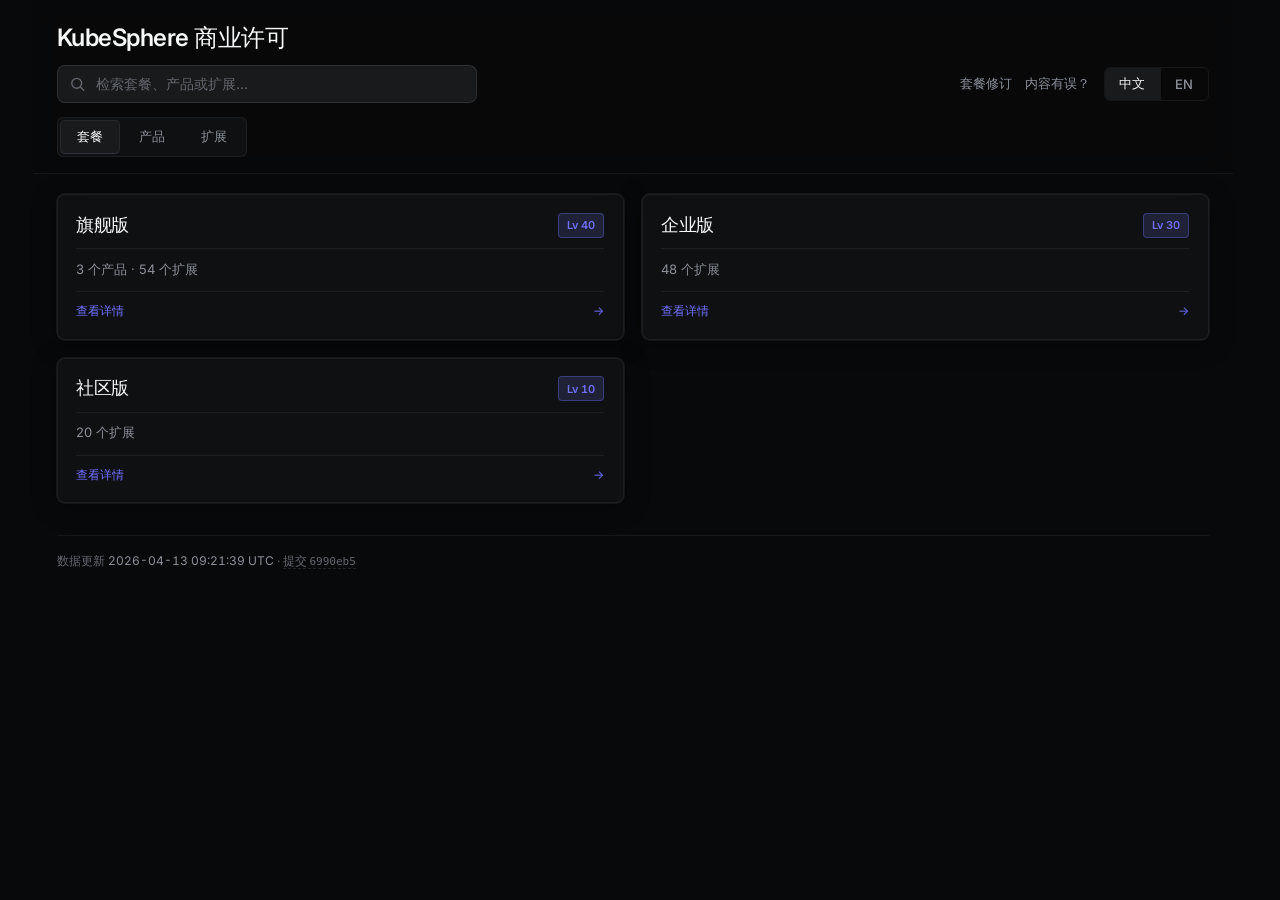
<file: index.html>
<!DOCTYPE html>
<html lang="zh-CN">
  <head>
    <meta charset="utf-8" />
    <meta name="viewport" content="width=device-width, initial-scale=1" />
    <title id="doc-title">KubeSphere 商业许可</title>
    <link rel="preconnect" href="https://fonts.googleapis.com" />
    <link rel="preconnect" href="https://fonts.gstatic.com" crossorigin />
    <link
      href="https://fonts.googleapis.com/css2?family=Inter:wght@400;510;590&display=swap"
      rel="stylesheet"
    />
    <link rel="stylesheet" href="styles.css" />
  </head>
  <body>
    <header class="header" id="site-header">
      <div id="a11y-announcer" class="visually-hidden" aria-live="polite" aria-atomic="true"></div>
      <h1 id="page-heading">KubeSphere 商业许可</h1>
      <div class="toolbar">
        <div class="toolbar-row toolbar-row--split">
          <div class="search-field" role="search">
            <svg
              class="search-field__icon"
              xmlns="http://www.w3.org/2000/svg"
              width="18"
              height="18"
              viewBox="0 0 24 24"
              fill="none"
              stroke="currentColor"
              stroke-width="2"
              stroke-linecap="round"
              stroke-linejoin="round"
              aria-hidden="true"
            >
              <circle cx="11" cy="11" r="7" />
              <path d="m21 21-4.35-4.35" />
            </svg>
            <input
              type="search"
              id="filter"
              placeholder=""
              autocomplete="off"
              class="search-input"
              inputmode="search"
              enterkeyhint="search"
            />
          </div>
          <div class="toolbar-secondary">
            <div class="toolbar-trailing">
              <a
                class="toolbar-propose-link"
                href="propose.html"
                >套餐修订</a>
              <a
                id="license-issue-link"
                class="toolbar-issue-link"
                href="#"
                target="_blank"
                rel="noopener noreferrer"
              >
                <span class="toolbar-issue-link__text" aria-hidden="true"></span>
                <svg
                  class="toolbar-issue-link__icon"
                  xmlns="http://www.w3.org/2000/svg"
                  width="20"
                  height="20"
                  viewBox="0 0 24 24"
                  fill="none"
                  stroke="currentColor"
                  stroke-width="2"
                  stroke-linecap="round"
                  stroke-linejoin="round"
                  aria-hidden="true"
                >
                  <path
                    d="M21 15a4 4 0 0 1-4 4H8l-5 3V7a4 4 0 0 1 4-4h10a4 4 0 0 1 4 4z"
                  />
                  <path d="M12 7v4" />
                  <path d="M12 15h.01" />
                </svg>
              </a>
              <div class="locale-switch" id="locale-switch" role="group" aria-label="Language">
                <div class="locale-switch__segments">
                  <button type="button" class="locale-btn" data-locale="zh" aria-pressed="false">
                    中文
                  </button>
                  <button type="button" class="locale-btn" data-locale="en" aria-pressed="false">
                    EN
                  </button>
                </div>
                <button type="button" class="locale-toggle-compact" id="locale-toggle-compact"></button>
              </div>
            </div>
          </div>
        </div>
        <nav class="tabs" id="tabs" role="tablist" aria-orientation="horizontal">
          <button
            type="button"
            id="tab-bundles"
            class="tab active"
            data-tab="bundles"
            data-i18n-tab="bundles"
            role="tab"
            aria-selected="true"
            aria-controls="panel-bundles"
          ></button>
          <button
            type="button"
            id="tab-products"
            class="tab"
            data-tab="products"
            data-i18n-tab="products"
            role="tab"
            aria-selected="false"
            aria-controls="panel-products"
          ></button>
          <button
            type="button"
            id="tab-extensions"
            class="tab"
            data-tab="extensions"
            data-i18n-tab="extensions"
            role="tab"
            aria-selected="false"
            aria-controls="panel-extensions"
          ></button>
        </nav>
      </div>
    </header>

    <main>
      <section id="panel-bundles" class="panel active" role="tabpanel" aria-labelledby="tab-bundles">
        <div id="bundle-list-wrap">
          <div id="grid-bundles" class="catalog-grid catalog-grid--bundles"></div>
          <div id="empty-filter-bundles" class="catalog-empty-state" hidden role="status"></div>
        </div>
        <div id="bundle-detail-wrap" class="entity-detail-wrap bundle-detail-wrap" hidden>
          <div id="bundle-detail-root"></div>
        </div>
        <div id="bundle-compare-wrap" class="entity-detail-wrap bundle-detail-wrap bundle-compare-wrap" hidden>
          <div id="bundle-compare-root"></div>
        </div>
      </section>
      <section id="panel-products" class="panel" role="tabpanel" aria-labelledby="tab-products" hidden>
        <div id="product-list-wrap">
          <div id="grid-products" class="catalog-grid catalog-grid--products"></div>
          <div id="empty-filter-products" class="catalog-empty-state" hidden role="status"></div>
        </div>
        <div id="product-detail-wrap" class="entity-detail-wrap" hidden>
          <div id="product-detail-root"></div>
        </div>
      </section>
      <section id="panel-extensions" class="panel" role="tabpanel" aria-labelledby="tab-extensions" hidden>
        <div id="extension-list-wrap">
          <div class="table-shell">
            <table class="ext-table">
              <thead>
                <tr>
                  <th class="col-id" data-i18n-th="id">id</th>
                  <th data-i18n-th="name">名称</th>
                  <th class="col-category" data-i18n-th="extCategory">分类</th>
                  <th class="col-github" data-i18n-th="extGithub" scope="col">GitHub</th>
                  <th class="col-version" data-i18n-th="extVersion">版本</th>
                  <th class="col-env" data-i18n-th="extEnv">环境要求</th>
                </tr>
              </thead>
              <tbody id="tbody-extensions"></tbody>
            </table>
          </div>
          <div id="empty-filter-extensions" class="catalog-empty-state" hidden role="status"></div>
        </div>
        <div id="extension-detail-wrap" class="entity-detail-wrap" hidden>
          <div id="extension-detail-root"></div>
        </div>
      </section>

      <div id="bundle-compare-drawer" class="bundle-compare-drawer" hidden aria-hidden="true">
        <div class="bundle-compare-drawer__backdrop" aria-hidden="true"></div>
        <div
          class="bundle-compare-drawer__sheet"
          role="dialog"
          aria-modal="true"
          aria-labelledby="bundle-compare-drawer-title"
        >
          <div class="bundle-compare-drawer__handle" aria-hidden="true"></div>
          <header class="bundle-compare-drawer__head">
            <h2 id="bundle-compare-drawer-title" class="bundle-compare-drawer__title"></h2>
            <button
              type="button"
              id="bundle-compare-drawer-close"
              class="bundle-compare-drawer__close"
              aria-label="Close"
            >
              ×
            </button>
          </header>
          <p id="bundle-compare-drawer-hint" class="bundle-compare-drawer__hint"></p>
          <div class="bundle-compare-drawer__search">
            <input
              type="search"
              id="bundle-compare-drawer-filter"
              class="bundle-compare-drawer__input search-input"
              autocomplete="off"
            />
          </div>
          <ul id="bundle-compare-drawer-list" class="bundle-compare-drawer__list"></ul>
          <p id="bundle-compare-drawer-empty" class="bundle-compare-drawer__empty" hidden></p>
        </div>
      </div>

      <footer class="site-meta" id="site-meta">
        <p id="build-meta" class="meta meta--footer" role="status" aria-live="polite">加载中…</p>
      </footer>
    </main>

    <script src="catalog.js"></script>
  </body>
</html>
</file>
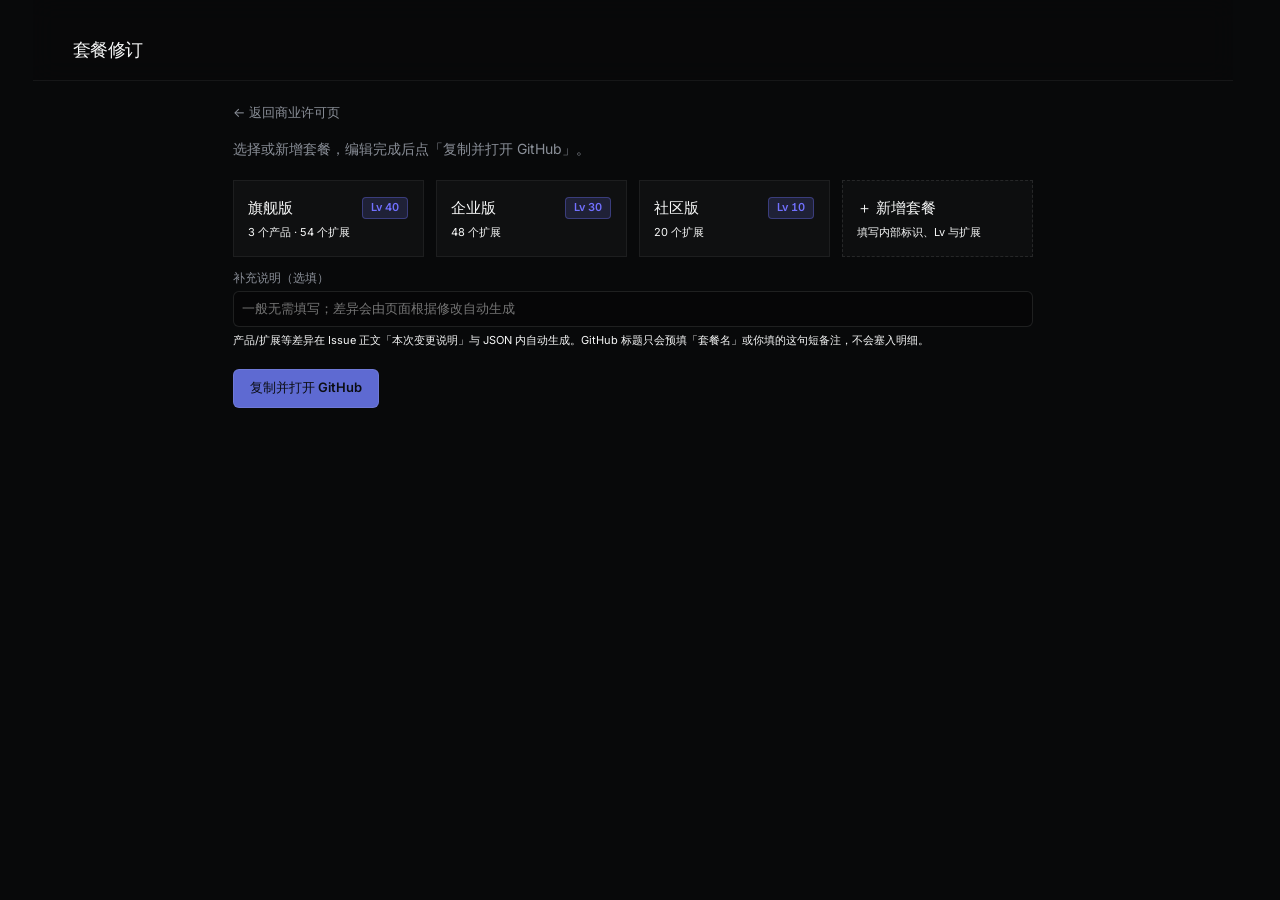
<file: propose.html>
<!DOCTYPE html>
<html lang="zh-CN">
  <head>
    <meta charset="utf-8" />
    <meta name="viewport" content="width=device-width, initial-scale=1" />
    <title>套餐修订 · KubeSphere 商业许可</title>
    <link rel="preconnect" href="https://fonts.googleapis.com" />
    <link rel="preconnect" href="https://fonts.gstatic.com" crossorigin />
    <link
      href="https://fonts.googleapis.com/css2?family=Inter:wght@400;510;590&display=swap"
      rel="stylesheet"
    />
    <link rel="stylesheet" href="styles.css" />
    <style>
      .propose-page {
        max-width: 52rem;
        margin: 0 auto;
        padding: 1.25rem 1rem 3rem;
      }
      .propose-page__back {
        display: inline-block;
        margin-bottom: 1rem;
        font-size: 13px;
        color: var(--text-secondary);
        text-decoration: none;
      }
      .propose-page__back:hover {
        color: var(--accent-bright);
        text-decoration: underline;
      }
      .propose-page__lead {
        color: var(--text-secondary);
        font-size: 14px;
        line-height: 1.55;
        margin: 0 0 1.25rem;
      }
      .propose-picker {
        display: grid;
        gap: 0.75rem;
        grid-template-columns: repeat(auto-fill, minmax(11rem, 1fr));
        margin-bottom: 0.75rem;
      }
      .propose-picker__card {
        text-align: left;
        padding: 1rem 0.9rem;
        border-radius: var(--radius-md);
        border: 1px solid var(--border-subtle);
        background: var(--panel);
        color: var(--text-primary);
        font: inherit;
        cursor: pointer;
        transition: border-color 0.12s ease, background 0.12s ease;
      }
      .propose-picker__card:hover {
        border-color: var(--border-standard);
        background: rgba(255, 255, 255, 0.04);
      }
      .propose-picker__card:focus-visible {
        outline: 2px solid var(--accent-bright);
        outline-offset: 2px;
      }
      .propose-picker__title-row {
        display: flex;
        align-items: baseline;
        justify-content: space-between;
        gap: 0.5rem 0.75rem;
        margin-bottom: 0.35rem;
      }
      .propose-picker__title-row .propose-picker__title {
        margin-bottom: 0;
      }
      .propose-picker__title {
        display: block;
        flex: 1 1 auto;
        min-width: 0;
        font-size: 15px;
        font-weight: 590;
        margin-bottom: 0.35rem;
      }
      .propose-picker__level.badge {
        align-self: center;
        line-height: 1.25;
      }
      .propose-picker__meta {
        display: block;
        font-size: 11px;
        color: var(--text-muted);
        line-height: 1.4;
      }
      .propose-picker__badge {
        display: inline-block;
        margin-top: 0.45rem;
        font-size: 10px;
        font-weight: 590;
        padding: 0.15rem 0.4rem;
        border-radius: var(--radius-sm);
        background: rgba(99, 102, 241, 0.2);
        color: var(--accent-bright);
      }
      .propose-picker__card--selected {
        border-color: var(--accent-bright);
        background: rgba(99, 102, 241, 0.12);
        box-shadow: 0 0 0 1px rgba(99, 102, 241, 0.35);
      }
      .propose-picker__card--selected:hover {
        border-color: var(--accent-bright);
        background: rgba(99, 102, 241, 0.16);
      }
      .propose-editor {
        border: 1px solid var(--border-subtle);
        border-radius: var(--radius-md);
        background: var(--panel);
        padding: 1rem 1.1rem 1.15rem;
        margin-bottom: 1rem;
        scroll-margin-top: 0.75rem;
      }
      .propose-editor__head {
        display: flex;
        flex-wrap: wrap;
        align-items: center;
        gap: 0.5rem 1rem;
        margin-bottom: 0.65rem;
        padding-bottom: 0.75rem;
        border-bottom: 1px solid var(--border-subtle);
      }
      .propose-reset-row {
        display: flex;
        flex-wrap: wrap;
        align-items: center;
        gap: 0.5rem 0.75rem;
        margin: 0 0 0.65rem;
      }
      .propose-editor__head h2 {
        margin: 0;
        flex: 1 1 auto;
        font-size: 1.05rem;
        font-weight: 590;
        color: var(--text-primary);
      }
      .propose-btn-ghost {
        font: inherit;
        font-size: 13px;
        font-weight: 510;
        padding: 0.4rem 0.65rem;
        border-radius: var(--radius-sm);
        border: 1px solid var(--border-standard);
        background: transparent;
        color: var(--text-secondary);
        cursor: pointer;
      }
      .propose-btn-ghost:hover {
        color: var(--text-primary);
        border-color: var(--border-standard);
        background: rgba(255, 255, 255, 0.05);
      }
      .propose-btn-ghost:disabled,
      .propose-btn-ghost[disabled] {
        opacity: 0.42;
        cursor: not-allowed;
        color: var(--text-muted);
        border-color: var(--border-subtle);
        background: transparent;
      }
      .propose-btn-ghost:disabled:hover,
      .propose-btn-ghost[disabled]:hover {
        color: var(--text-muted);
        border-color: var(--border-subtle);
        background: transparent;
      }
      .propose-field {
        margin-bottom: 1rem;
      }
      .propose-field > label:first-child,
      .propose-fieldset > legend {
        display: block;
        font-size: 12px;
        font-weight: 590;
        color: var(--text-secondary);
        margin-bottom: 0.35rem;
      }
      .propose-field input[type="text"],
      .propose-field input[type="number"] {
        width: 100%;
        box-sizing: border-box;
        font: inherit;
        font-size: 14px;
        padding: 0.5rem 0.6rem;
        border-radius: var(--radius-sm);
        border: 1px solid var(--border-standard);
        background: rgba(0, 0, 0, 0.25);
        color: var(--text-primary);
      }
      .propose-field input[type="text"]:focus-visible,
      .propose-field input[type="number"]:focus-visible {
        outline: 2px solid var(--accent-bright);
        outline-offset: 2px;
        border-color: rgba(129, 140, 248, 0.65);
      }
      .propose-field input[type="number"] {
        -moz-appearance: textfield;
        appearance: textfield;
        font-variant-numeric: tabular-nums;
      }
      .propose-field input[type="number"]::-webkit-outer-spin-button,
      .propose-field input[type="number"]::-webkit-inner-spin-button {
        -webkit-appearance: none;
        margin: 0;
      }
      .propose-field input[type="number"].propose-input-level {
        width: auto;
        max-width: 6.75rem;
        min-width: 4.5rem;
        text-align: center;
      }
      .propose-field--inline {
        display: flex;
        flex-wrap: wrap;
        align-items: center;
        column-gap: 0.65rem;
        row-gap: 0.25rem;
      }
      .propose-field--inline > label:first-child {
        margin-bottom: 0;
      }
      .propose-field--inline input[type="number"].propose-input-level {
        flex: 0 0 auto;
      }
      .propose-field--inline > .propose-field__hint {
        flex-basis: 100%;
        width: 100%;
        margin-top: 0.15rem;
      }
      .propose-field__hint {
        font-size: 11px;
        color: var(--text-muted);
        margin-top: 0.3rem;
        line-height: 1.45;
      }
      .propose-field__hint--req {
        margin-top: -0.35rem;
        margin-bottom: 0.65rem;
        color: var(--text-secondary);
      }
      .propose-req {
        color: #f87171;
        font-weight: 700;
      }
      .propose-field__msg {
        font-size: 11px;
        margin-top: 0.25rem;
        min-height: 1.2em;
        line-height: 1.35;
        color: var(--text-muted);
      }
      .propose-field__msg--err {
        color: #f87171;
      }
      .propose-fieldset {
        border: none;
        padding: 0;
        margin: 0 0 1rem;
      }
      .propose-filter {
        width: 100%;
        box-sizing: border-box;
        font: inherit;
        font-size: 13px;
        padding: 0.45rem 0.55rem;
        margin-bottom: 0.5rem;
        border-radius: var(--radius-sm);
        border: 1px solid var(--border-standard);
        background: rgba(0, 0, 0, 0.25);
        color: var(--text-primary);
      }
      .propose-check-toolbar {
        display: flex;
        flex-wrap: wrap;
        gap: 0.4rem 0.65rem;
        margin-bottom: 0.45rem;
        align-items: center;
      }
      .propose-check-toolbar button {
        font: inherit;
        font-size: 11px;
        padding: 0.2rem 0.45rem;
        border-radius: var(--radius-sm);
        border: 1px solid var(--border-subtle);
        background: rgba(255, 255, 255, 0.04);
        color: var(--text-secondary);
        cursor: pointer;
      }
      .propose-check-toolbar button:hover {
        color: var(--text-primary);
      }
      .propose-check-scroll {
        max-height: 14rem;
        overflow: auto;
        border: 1px solid var(--border-subtle);
        border-radius: var(--radius-sm);
        padding: 0.35rem 0.5rem;
        background: rgba(0, 0, 0, 0.15);
        scrollbar-width: thin;
        scrollbar-color: rgba(129, 140, 248, 0.55) rgba(255, 255, 255, 0.06);
      }
      .propose-check-scroll::-webkit-scrollbar {
        width: 9px;
        height: 9px;
      }
      .propose-check-scroll::-webkit-scrollbar-track {
        margin: 4px 0;
        background: rgba(0, 0, 0, 0.2);
        border-radius: 100px;
      }
      .propose-check-scroll::-webkit-scrollbar-thumb {
        background: linear-gradient(180deg, rgba(129, 140, 248, 0.55), rgba(99, 102, 241, 0.45));
        border-radius: 100px;
        border: 2px solid transparent;
        background-clip: padding-box;
      }
      .propose-check-scroll::-webkit-scrollbar-thumb:hover {
        background: linear-gradient(180deg, rgba(165, 180, 252, 0.75), rgba(129, 140, 248, 0.65));
        border: 2px solid transparent;
        background-clip: padding-box;
      }
      .propose-check-scroll::-webkit-scrollbar-corner {
        background: transparent;
      }
      .propose-check-row {
        display: flex;
        align-items: flex-start;
        gap: 0.45rem;
        padding: 0.28rem 0.15rem;
        border-radius: var(--radius-sm);
      }
      .propose-check-row:hover {
        background: rgba(255, 255, 255, 0.04);
      }
      .propose-check-row input {
        margin-top: 0.2rem;
        flex-shrink: 0;
      }
      .propose-check-row__text {
        flex: 1;
        min-width: 0;
        font-size: 13px;
        line-height: 1.4;
        color: var(--text-primary);
        cursor: pointer;
      }
      .propose-check-row__sub {
        display: block;
        font-size: 11px;
        color: var(--text-muted);
        margin-top: 0.1rem;
      }
      .propose-check-row--hidden {
        display: none !important;
      }
      /* 产品：多选清单（listbox 式区域，避免被误认为下拉单选） */
      .propose-fieldset--multiselect {
        padding: 0.65rem 0.75rem 0.75rem;
        margin-left: -0.15rem;
        margin-right: -0.15rem;
        border-radius: var(--radius-md);
        border: 1px solid var(--border-standard);
        background: rgba(0, 0, 0, 0.12);
      }
      .propose-multiselect__summary {
        margin: 0 0 0.5rem;
        font-size: 12px;
        font-weight: 590;
        color: var(--text-secondary);
      }
      .propose-multiselect__list.propose-check-scroll {
        min-height: 12.5rem;
        max-height: 22rem;
        border-width: 1px;
        border-color: var(--border-standard);
        background: rgba(0, 0, 0, 0.22);
        scrollbar-gutter: stable;
      }
      @media (min-width: 36rem) {
        .propose-multiselect__list.propose-check-scroll {
          display: grid;
          grid-template-columns: 1fr 1fr;
          column-gap: 0.65rem;
          align-content: start;
        }
      }
      .propose-actions {
        margin-top: 1.25rem;
        display: flex;
        flex-wrap: wrap;
        gap: 0.65rem;
        align-items: center;
      }
      .propose-actions button[type="button"]#propose-submit {
        font: inherit;
        font-size: 13px;
        font-weight: 590;
        padding: 0.55rem 1rem;
        border-radius: var(--radius-sm);
        border: 1px solid var(--border-standard);
        background: var(--accent);
        color: #0b0d12;
        cursor: pointer;
      }
      .propose-actions button#propose-submit:hover {
        filter: brightness(1.06);
      }
      .propose-actions button#propose-submit:focus-visible {
        outline: 2px solid var(--accent-bright);
        outline-offset: 2px;
      }
      .propose-status {
        flex: 1 1 12rem;
        font-size: 13px;
        color: var(--text-secondary);
        margin: 0;
      }
      .propose-status--err {
        color: #f87171;
      }
      .propose-summary-wrap {
        margin-bottom: 1rem;
      }
      .propose-summary-wrap label {
        display: block;
        font-size: 12px;
        font-weight: 510;
        color: var(--text-secondary);
        margin-bottom: 0.25rem;
      }
      .propose-summary-wrap input {
        width: 100%;
        box-sizing: border-box;
        font: inherit;
        font-size: 13px;
        padding: 0.45rem 0.55rem;
        border-radius: var(--radius-sm);
        border: 1px solid var(--border-standard);
        background: rgba(0, 0, 0, 0.25);
        color: var(--text-primary);
      }
      .propose-picker__card--add {
        border-style: dashed;
        border-color: var(--border-standard);
        background: rgba(255, 255, 255, 0.02);
      }
      .propose-picker__card--pending {
        border-color: rgba(99, 102, 241, 0.45);
      }
      .propose-actions__secondary {
        font: inherit;
        font-size: 13px;
        font-weight: 590;
        padding: 0.5rem 0.9rem;
        border-radius: var(--radius-sm);
        border: 1px solid var(--border-standard);
        background: rgba(255, 255, 255, 0.06);
        color: var(--text-primary);
        cursor: pointer;
      }
      .propose-actions__secondary:hover {
        background: rgba(255, 255, 255, 0.1);
      }
    </style>
  </head>
  <body>
    <header class="header" id="site-header">
      <h1 class="propose-page__title" style="padding: 1rem 1rem 0; margin: 0; font-size: 1.15rem">
        套餐修订
      </h1>
    </header>
    <main class="propose-page">
      <a class="propose-page__back" href="index.html">← 返回商业许可页</a>
      <p class="propose-page__lead">选择或新增套餐，编辑完成后点「复制并打开 GitHub」。</p>
      <div id="propose-picker" class="propose-picker" role="navigation" aria-label="选择套餐"></div>
      <div id="propose-editor" class="propose-editor" hidden>
        <div class="propose-editor__head">
          <h2 id="propose-editor-title">编辑套餐</h2>
          <button type="button" id="propose-back-bundle" class="propose-btn-ghost">取消</button>
        </div>
        <div id="propose-editor-body"></div>
      </div>
      <div class="propose-summary-wrap">
        <label for="proposal-summary">补充说明（选填）</label>
        <input
          id="proposal-summary"
          type="text"
          maxlength="160"
          placeholder="一般无需填写；差异会由页面根据修改自动生成"
          autocomplete="off"
        />
        <p class="propose-field__hint" style="margin-top: 0.35rem">
          产品/扩展等差异在 Issue 正文「本次变更说明」与 JSON 内自动生成。GitHub 标题只会预填「套餐名」或你填的这句短备注，不会塞入明细。
        </p>
      </div>
      <div class="propose-actions">
        <button type="button" id="propose-submit">复制并打开 GitHub</button>
        <p id="propose-status" class="propose-status" role="status"></p>
      </div>
    </main>
    <script src="propose.js"></script>
  </body>
</html>
</file>
<file: styles.css>
/*
 * Linear-inspired UI tokens (linear.app).
 * Design reference collection: https://github.com/VoltAgent/awesome-design-md
 * Linear entry: design-md/linear.app → https://getdesign.md/linear.app/design-md
 */
:root {
  color-scheme: dark;
  --canvas: #08090a;
  --panel: #0f1011;
  --elevated: #191a1b;
  --surface-hover: #28282c;
  --text-primary: #f7f8f8;
  --text-secondary: #8a8f98;
  --text-tertiary: #62666d;
  --border-subtle: rgba(255, 255, 255, 0.06);
  --border-standard: rgba(255, 255, 255, 0.1);
  --accent: #5e6ad2;
  --accent-bright: #7170ff;
  --accent-hover: #828fff;
  --tag-bg: rgba(255, 255, 255, 0.04);
  --tag-border: rgba(255, 255, 255, 0.08);
  --shadow-card: 0 0 0 1px var(--border-subtle), 0 4px 24px rgba(0, 0, 0, 0.35);
  --radius: 8px;
  --radius-sm: 6px;
  --font: "Inter", "PingFang SC", "Microsoft YaHei", system-ui, -apple-system,
    sans-serif;
  --font-mono: ui-monospace, "SF Mono", Menlo, monospace;
}

* {
  box-sizing: border-box;
}

.visually-hidden {
  position: absolute;
  width: 1px;
  height: 1px;
  padding: 0;
  margin: -1px;
  overflow: hidden;
  clip: rect(0, 0, 0, 0);
  white-space: nowrap;
  border: 0;
}

html {
  font-feature-settings: "cv01" 1, "ss03" 1;
  /* 避免展开折叠时因滚动条出现/消失导致整页横向偏移 */
  scrollbar-gutter: stable;
}

body {
  margin: 0;
  font-family: var(--font);
  font-size: 15px;
  font-weight: 400;
  line-height: 1.5;
  background: var(--canvas);
  color: var(--text-primary);
  min-height: 100vh;
}

a {
  color: var(--accent-bright);
  text-decoration: none;
}

a:hover {
  color: var(--accent-hover);
  text-decoration: underline;
}

.header {
  position: sticky;
  top: 0;
  z-index: 40;
  background: rgba(8, 9, 10, 0.88);
  backdrop-filter: blur(12px);
  -webkit-backdrop-filter: blur(12px);
  border-bottom: 1px solid var(--border-subtle);
  padding: 1.25rem 1.5rem 1rem;
  max-width: 1200px;
  margin: 0 auto;
  transition: box-shadow 0.2s ease, border-color 0.2s ease;
}

.header.is-scrolled {
  box-shadow: 0 6px 28px rgba(0, 0, 0, 0.38);
  border-bottom-color: rgba(255, 255, 255, 0.08);
}

.header h1 {
  margin: 0 0 0.55rem;
  font-size: 1.5rem;
  font-weight: 590;
  letter-spacing: -0.02em;
  color: var(--text-primary);
}

.meta {
  font-size: 12px;
  line-height: 1.45;
  color: var(--text-tertiary);
  font-variant-numeric: tabular-nums;
}

/* 数据新鲜度：与正文同宽，顶栏不堆运维信息（Linear 式「内容优先」） */
.site-meta {
  max-width: 1200px;
  margin: 2rem auto 0;
  padding: 1rem 0 0.25rem;
  border-top: 1px solid var(--border-subtle);
}

.meta--footer {
  margin: 0;
  max-width: 52rem;
}

.meta--footer time {
  font-variant-numeric: tabular-nums;
  color: var(--text-secondary);
}

.meta-commit-link {
  color: var(--text-tertiary);
  text-decoration: none;
  border-bottom: 1px dashed var(--border-standard);
  transition: color 0.12s ease, border-color 0.12s ease;
}

.meta-commit-link:hover {
  color: var(--accent-bright);
  border-bottom-color: transparent;
}

.meta-commit-sha {
  font-family: var(--font-mono);
  font-size: 11px;
  font-weight: 510;
}

.toolbar {
  display: flex;
  flex-direction: column;
  gap: 0.85rem;
}

.toolbar-row--split {
  display: flex;
  flex-wrap: wrap;
  align-items: center;
  gap: 0.75rem;
  justify-content: space-between;
}

/* 与卡片同半径的一体化「指令条」外观，聚焦环落在容器上（Linear / command palette 气质） */
.search-field {
  position: relative;
  flex: 1 1 200px;
  max-width: 420px;
  min-width: 0;
  display: flex;
  align-items: stretch;
  background: var(--elevated);
  border: 1px solid var(--border-standard);
  border-radius: var(--radius);
  box-shadow: 0 0 0 1px rgba(0, 0, 0, 0.12) inset;
  transition: border-color 0.15s ease, box-shadow 0.15s ease;
}

.search-field:focus-within {
  border-color: rgba(113, 112, 255, 0.55);
  box-shadow: 0 0 0 3px rgba(94, 106, 210, 0.22), 0 0 0 1px rgba(0, 0, 0, 0.12) inset;
}

.search-field:has(.search-input:disabled) {
  opacity: 0.48;
}

.toolbar-row--split .search-field .search-input {
  width: 100%;
  max-width: none;
}

.search-field__icon {
  display: block;
  position: absolute;
  left: 0.7rem;
  top: 50%;
  transform: translateY(-50%);
  width: 1.05rem;
  height: 1.05rem;
  color: var(--text-tertiary);
  pointer-events: none;
  transition: color 0.12s ease;
}

.search-field:focus-within .search-field__icon {
  color: var(--text-secondary);
}

/* 包裹「反馈 + 语言」，窄屏下与 .tabs 同款 panel 条 */
.toolbar-secondary {
  flex-shrink: 0;
}

.toolbar-trailing {
  display: inline-flex;
  flex-wrap: wrap;
  align-items: center;
  gap: 0.65rem 0.85rem;
  flex-shrink: 0;
}

.toolbar-issue-link {
  display: inline-flex;
  align-items: center;
  gap: 0.35rem;
  font-size: 13px;
  font-weight: 510;
  color: var(--text-secondary);
  white-space: nowrap;
  text-decoration: none;
  padding: 0.35rem 0;
  transition: color 0.15s ease, transform 0.12s ease;
}

.toolbar-issue-link:active {
  transform: scale(0.98);
}

.toolbar-issue-link:hover {
  color: var(--accent-bright);
  text-decoration: underline;
}

.toolbar-propose-link {
  display: inline-flex;
  align-items: center;
  font-size: 13px;
  font-weight: 510;
  color: var(--text-secondary);
  white-space: nowrap;
  text-decoration: none;
  padding: 0.35rem 0;
  transition: color 0.15s ease, transform 0.12s ease;
}

.toolbar-propose-link:active {
  transform: scale(0.98);
}

.toolbar-propose-link:hover {
  color: var(--accent-bright);
  text-decoration: underline;
}

.toolbar-issue-link__icon {
  display: none;
  width: 1.125rem;
  height: 1.125rem;
  flex-shrink: 0;
}

.locale-switch {
  display: inline-flex;
  align-items: stretch;
  border-radius: var(--radius-sm);
  border: 1px solid var(--border-subtle);
  overflow: hidden;
  flex-shrink: 0;
}

.locale-switch__segments {
  display: contents;
}

.locale-toggle-compact {
  display: none;
  align-items: center;
  justify-content: center;
  box-sizing: border-box;
  min-width: 2.125rem;
  height: 2.125rem;
  padding: 0 0.35rem;
  margin: 0;
  border-radius: var(--radius-sm);
  background: var(--panel);
  border: 1px solid var(--border-subtle);
  color: var(--text-primary);
  font-size: 11px;
  font-weight: 590;
  font-family: inherit;
  letter-spacing: 0.04em;
  cursor: pointer;
  transition: background 0.12s ease, color 0.12s ease, border-color 0.12s ease;
}

.locale-toggle-compact:hover {
  background: rgba(255, 255, 255, 0.06);
  border-color: var(--border-standard);
  color: var(--text-primary);
}

.locale-toggle-compact:focus {
  outline: none;
}

.locale-toggle-compact:focus-visible {
  outline: 2px solid var(--accent-bright);
  outline-offset: 2px;
}

.locale-btn {
  padding: 0.45rem 0.9rem;
  border: none;
  background: transparent;
  color: var(--text-secondary);
  font-size: 13px;
  font-weight: 510;
  cursor: pointer;
  font-family: inherit;
  transition:
    background 0.16s cubic-bezier(0.22, 1, 0.36, 1),
    color 0.16s cubic-bezier(0.22, 1, 0.36, 1),
    transform 0.12s ease;
}

.locale-btn:active {
  transform: scale(0.98);
}

.locale-btn + .locale-btn {
  border-left: 1px solid var(--border-subtle);
}

.locale-btn:hover {
  color: var(--text-primary);
  background: rgba(255, 255, 255, 0.04);
}

.locale-btn.active {
  background: var(--elevated);
  color: var(--text-primary);
}

.locale-btn:focus {
  outline: none;
}

.locale-btn:focus-visible {
  outline: 2px solid var(--accent-bright);
  outline-offset: -1px;
  z-index: 1;
  position: relative;
}

.search-input {
  flex: 1 1 auto;
  width: 100%;
  min-width: 0;
  max-width: 420px;
  margin: 0;
  padding: 0.55rem 0.75rem;
  border: none;
  border-radius: var(--radius);
  background: transparent;
  color: var(--text-primary);
  font-family: inherit;
  font-size: 14px;
  line-height: 1.35;
  outline: none;
  caret-color: var(--accent-bright);
  transition: color 0.12s ease;
}

.search-input::-webkit-search-cancel-button {
  filter: invert(0.72);
  opacity: 0.85;
  cursor: pointer;
}

.search-input::placeholder {
  color: var(--text-tertiary);
  opacity: 1;
}

.search-input:focus {
  box-shadow: none;
}

.search-input:disabled {
  cursor: not-allowed;
}

.search-field .search-input {
  padding-left: 2.4rem;
}

/*
 * 窄屏顶栏：grid + display:contents — 标题与操作同行 → 搜索全宽 → Tab 全宽。
 */
@media (max-width: 720px) {
  main {
    padding-left: 1rem;
    padding-right: 1rem;
  }

  .site-meta {
    margin-top: 1.5rem;
    padding-top: 0.85rem;
  }

  .meta--footer {
    font-size: 11px;
  }

  .header {
    display: grid;
    grid-template-columns: minmax(0, 1fr) auto;
    grid-template-areas:
      "hd-title hd-actions"
      "hd-search hd-search"
      "hd-tabs hd-tabs";
    column-gap: 0.5rem;
    row-gap: 0.35rem;
    align-items: center;
    padding: 0.65rem 1rem 0.55rem;
  }

  .header h1 {
    grid-area: hd-title;
    margin: 0;
    font-size: 1.125rem;
    font-weight: 590;
    line-height: 1.25;
    letter-spacing: -0.02em;
    min-width: 0;
  }

  .header .toolbar {
    display: contents;
  }

  .header .toolbar-row--split {
    display: contents;
  }

  .header .search-field {
    grid-area: hd-search;
    width: 100%;
    max-width: none;
    flex: none;
  }

  /* 与右侧 Issue / 语言方钮同高；16px 减轻 iOS 聚焦时整页缩放 */
  .header .search-field .search-input {
    width: 100%;
    box-sizing: border-box;
    min-height: 2.125rem;
    padding: 0.4rem 0.65rem 0.4rem 2.4rem;
    font-size: 16px;
  }

  .header .toolbar-secondary {
    grid-area: hd-actions;
    justify-self: end;
    align-self: center;
    width: auto;
    background: transparent;
    border: none;
    padding: 0;
    margin: 0;
    box-shadow: none;
  }

  .header .toolbar-trailing {
    width: auto;
    max-width: 100%;
    flex-wrap: nowrap;
    align-items: center;
    justify-content: flex-end;
    gap: 0.3rem;
  }

  .header .toolbar-issue-link__text {
    display: none !important;
  }

  .header .toolbar-issue-link__icon {
    display: block !important;
    width: 1.2rem;
    height: 1.2rem;
  }

  .header .toolbar-issue-link {
    flex: 0 0 auto;
    width: 2.125rem;
    height: 2.125rem;
    min-width: 2.125rem;
    padding: 0;
    justify-content: center;
    border-radius: var(--radius-sm);
    border: 1px solid var(--border-subtle);
    background: var(--panel);
    color: var(--text-secondary);
    text-decoration: none;
    transition: background 0.12s ease, color 0.12s ease, border-color 0.12s ease;
  }

  .header .toolbar-issue-link:hover {
    color: var(--accent-bright);
    background: rgba(255, 255, 255, 0.06);
    border-color: var(--border-standard);
    text-decoration: none;
  }

  .header .toolbar-issue-link:focus {
    outline: none;
  }

  .header .toolbar-issue-link:focus-visible {
    outline: 2px solid var(--accent-bright);
    outline-offset: 2px;
  }

  .locale-switch__segments {
    display: none !important;
  }

  .locale-toggle-compact {
    display: inline-flex !important;
  }

  .header .locale-switch {
    flex-shrink: 0;
    display: inline-flex;
    align-items: center;
    border: none;
    background: transparent;
    overflow: visible;
    padding: 0;
  }

  .header .tabs {
    grid-area: hd-tabs;
    width: 100%;
    max-width: 100%;
    margin-top: 0.15rem;
  }

  .header .tab {
    flex: 1 1 0;
    min-width: 0;
    padding: 0.4rem 0.35rem;
    font-size: 12px;
    text-align: center;
  }
}

.tabs {
  display: flex;
  flex-wrap: wrap;
  gap: 0.25rem;
  padding: 3px;
  border-radius: var(--radius-sm);
  background: var(--panel);
  border: 1px solid var(--border-subtle);
  width: fit-content;
}

.tab {
  padding: 0.45rem 1rem;
  border: none;
  border-radius: 4px;
  background: transparent;
  color: var(--text-secondary);
  cursor: pointer;
  font-family: inherit;
  font-size: 13px;
  font-weight: 510;
  transition:
    background 0.18s cubic-bezier(0.22, 1, 0.36, 1),
    color 0.18s cubic-bezier(0.22, 1, 0.36, 1),
    box-shadow 0.18s cubic-bezier(0.22, 1, 0.36, 1),
    transform 0.12s ease;
}

.tab:active {
  transform: scale(0.985);
}

.tab:focus {
  outline: none;
}

.tab:focus-visible {
  outline: 2px solid var(--accent-bright);
  outline-offset: 2px;
}

.tab:hover {
  color: var(--text-primary);
  background: rgba(255, 255, 255, 0.04);
}

.tab.active {
  background: var(--elevated);
  color: var(--text-primary);
  box-shadow: 0 0 0 1px var(--border-standard), 0 1px 0 rgba(113, 112, 255, 0.12);
}

main {
  max-width: 1200px;
  margin: 0 auto;
  padding: 1.25rem 1.5rem 3rem;
}

.panel[hidden] {
  display: none !important;
}

.panel.active {
  display: block;
}

@media (prefers-reduced-motion: no-preference) {
  .panel.catalog-panel-enter,
  .catalog-detail-enter {
    animation: catalog-panel-reveal 0.28s cubic-bezier(0.22, 1, 0.36, 1) both;
  }
}

@keyframes catalog-panel-reveal {
  from {
    opacity: 0;
    transform: translateY(6px);
  }

  to {
    opacity: 1;
    transform: translateY(0);
  }
}

/* —— Card grid (bundles / products) —— */
.catalog-grid {
  display: grid;
  grid-template-columns: 1fr;
  gap: 1rem;
}

@media (min-width: 840px) {
  .catalog-grid {
    grid-template-columns: repeat(2, 1fr);
    gap: 1.125rem;
  }

  .catalog-grid--products {
    grid-template-columns: repeat(2, 1fr);
  }
}

.catalog-card {
  background: var(--panel);
  border: 1px solid var(--border-subtle);
  border-radius: var(--radius);
  box-shadow: var(--shadow-card);
  padding: 1.1rem 1.15rem 1.15rem;
  transition:
    border-color 0.15s ease,
    box-shadow 0.2s cubic-bezier(0.22, 1, 0.36, 1),
    transform 0.12s ease;
}

@media (prefers-reduced-motion: no-preference) {
  .catalog-grid.catalog-list-reveal .catalog-card:not(.filtered-out) {
    animation: catalog-list-rise 0.45s cubic-bezier(0.22, 1, 0.36, 1) both;
    animation-delay: calc(var(--stagger, 0) * 28ms);
  }

  #tbody-extensions.catalog-list-reveal tr.ext-row--clickable:not(.filtered-out) {
    animation: catalog-ext-row-in 0.38s cubic-bezier(0.22, 1, 0.36, 1) both;
    animation-delay: calc(var(--stagger, 0) * 22ms);
  }
}

@keyframes catalog-list-rise {
  from {
    opacity: 0;
    transform: translateY(8px);
  }

  to {
    opacity: 1;
    transform: translateY(0);
  }
}

@keyframes catalog-ext-row-in {
  from {
    opacity: 0;
  }

  to {
    opacity: 1;
  }
}

.catalog-card:hover {
  border-color: var(--border-standard);
}

.catalog-card.filtered-out,
tr.filtered-out {
  display: none !important;
}

.card-head {
  display: flex;
  align-items: flex-start;
  justify-content: space-between;
  gap: 0.75rem;
  margin-bottom: 1rem;
  padding-bottom: 0.85rem;
  border-bottom: 1px solid var(--border-subtle);
}

.card-title {
  margin: 0;
  font-size: 1.15rem;
  font-weight: 590;
  letter-spacing: -0.02em;
  font-family: var(--font);
  color: var(--text-primary);
  line-height: 1.3;
}

.card-sub {
  margin: 0.2rem 0 0;
  font-size: 13px;
  color: var(--text-secondary);
}

.badge {
  flex-shrink: 0;
  font-size: 11px;
  font-weight: 590;
  font-variant-numeric: tabular-nums;
  padding: 0.2rem 0.5rem;
  border-radius: 4px;
  background: rgba(94, 106, 210, 0.2);
  color: var(--accent-bright);
  border: 1px solid rgba(113, 112, 255, 0.35);
}

.card-section {
  margin-top: 0.85rem;
}

.card-section:first-of-type {
  margin-top: 0;
}

.card-section--meta {
  padding-top: 0.85rem;
  border-top: 1px solid var(--border-subtle);
  margin-top: 1rem;
}

.card-label {
  margin: 0 0 0.5rem;
  font-size: 11px;
  font-weight: 590;
  text-transform: uppercase;
  letter-spacing: 0.06em;
  color: var(--text-tertiary);
}

.card-count {
  font-weight: 510;
  color: var(--text-secondary);
  margin-left: 0.25rem;
}

.tag-flow {
  display: flex;
  flex-wrap: wrap;
  gap: 0.35rem;
}

.tag {
  display: inline-flex;
  align-items: center;
  max-width: 100%;
  padding: 0.2rem 0.45rem;
  border-radius: 4px;
  background: var(--tag-bg);
  border: 1px solid var(--tag-border);
  font-size: 12px;
  font-family: var(--font);
  color: var(--text-secondary);
}

.tag--key {
  font-family: var(--font-mono);
  color: var(--text-tertiary);
}

.tag__text {
  overflow: hidden;
  text-overflow: ellipsis;
  white-space: nowrap;
  max-width: 220px;
}

.meta-block {
  margin-top: 0.65rem;
}

.meta-block__title {
  font-size: 11px;
  font-weight: 590;
  color: var(--text-tertiary);
  margin-bottom: 0.35rem;
  text-transform: uppercase;
  letter-spacing: 0.05em;
}

.meta-line {
  display: flex;
  flex-wrap: wrap;
  align-items: baseline;
  gap: 0.35rem 0.5rem;
  font-size: 13px;
  padding: 0.25rem 0;
  border-bottom: 1px solid var(--border-subtle);
}

.meta-line:last-child {
  border-bottom: none;
}

.meta-title {
  color: var(--text-primary);
}

.meta-scope {
  font-size: 11px;
  font-family: var(--font-mono);
  color: var(--text-tertiary);
  padding: 0.1rem 0.35rem;
  border-radius: 3px;
  background: rgba(255, 255, 255, 0.04);
}

.empty-hint {
  margin: 0;
  font-size: 13px;
  color: var(--text-tertiary);
}

/* —— Extensions table —— */
.table-shell {
  background: var(--panel);
  border: 1px solid var(--border-subtle);
  border-radius: var(--radius);
  box-shadow: var(--shadow-card);
  overflow: auto;
  scrollbar-gutter: stable;
}

.ext-table {
  width: 100%;
  table-layout: fixed;
  border-collapse: collapse;
  font-size: 14px;
}

.ext-table th,
.ext-table td {
  text-align: left;
  padding: 0.65rem 0.85rem;
  border-bottom: 1px solid var(--border-subtle);
  vertical-align: middle;
}

.ext-table th {
  font-size: 11px;
  font-weight: 590;
  text-transform: uppercase;
  letter-spacing: 0.06em;
  color: var(--text-tertiary);
  background: rgba(0, 0, 0, 0.25);
  white-space: nowrap;
}

.ext-table tbody tr:hover {
  background: rgba(255, 255, 255, 0.02);
}

.ext-table tbody tr:last-child td {
  border-bottom: none;
}

.col-id {
  width: 3.25rem;
}

.mono-muted {
  font-family: var(--font-mono);
  font-size: 12px;
  color: var(--text-tertiary);
}

.code-pill {
  font-family: var(--font-mono);
  font-size: 12px;
  padding: 0.15rem 0.4rem;
  border-radius: 4px;
  background: var(--tag-bg);
  border: 1px solid var(--tag-border);
  color: var(--accent-bright);
}

.cell-name {
  min-width: 0;
  width: auto;
  overflow-wrap: anywhere;
  word-break: break-word;
}

.ext-name-cell-mobile {
  display: none;
}

.ext-name-cell-mobile__top {
  display: flex;
  align-items: flex-start;
  justify-content: space-between;
  gap: 0.5rem;
}

.ext-name-cell-mobile__meta {
  display: flex;
  flex-wrap: wrap;
  align-items: center;
  gap: 0.2rem 0.35rem;
  margin-top: 0.28rem;
}

.ext-head-mobile-ver {
  font-size: 11px;
  padding: 0.08rem 0.32rem;
}

.ext-github-cell--in-head {
  flex: 0 0 auto;
  margin-top: 0.05rem;
}

.ext-github-cell--disabled {
  cursor: default;
  color: var(--text-tertiary);
}

.ext-name {
  font-size: 14px;
  font-weight: 510;
  color: var(--text-primary);
}

.col-category {
  width: 8.25rem;
  max-width: 10rem;
}

.cell-ext-category {
  vertical-align: middle;
  min-width: 0;
}

.ext-category-pill {
  display: inline-block;
  max-width: 100%;
  box-sizing: border-box;
  padding: 0.12rem 0.45rem;
  font-size: 12px;
  font-weight: 510;
  line-height: 1.35;
  border-radius: var(--radius-sm);
  background: var(--tag-bg);
  border: 1px solid var(--tag-border);
  color: var(--text-secondary);
  overflow-wrap: anywhere;
  word-break: break-word;
}

.col-github {
  width: 3rem;
  text-align: center;
}

.cell-ext-github {
  text-align: center;
  vertical-align: middle;
}

.ext-github-cell {
  display: inline-flex;
  align-items: center;
  justify-content: center;
  color: var(--text-secondary);
  border-radius: var(--radius-sm);
  padding: 0.25rem;
  line-height: 0;
  transition: color 0.12s ease, background 0.12s ease;
}

.ext-github-cell:hover {
  color: var(--accent-bright);
  background: var(--tag-bg);
}

.ext-github-svg {
  display: block;
}

.col-version {
  width: 12rem;
  min-width: 11rem;
  max-width: 13rem;
}

.cell-ext-version {
  vertical-align: middle;
  overflow: hidden;
  padding-right: 0.5rem;
}

.cell-ext-version .code-pill {
  display: inline-block;
  max-width: 100%;
  box-sizing: border-box;
  white-space: nowrap;
  overflow: hidden;
  text-overflow: ellipsis;
  vertical-align: middle;
}

.col-env {
  width: 36%;
  min-width: 13rem;
}

.cell-ext-env {
  vertical-align: middle;
  line-height: 1.35;
  padding-left: 0.35rem;
}

.ext-env-row {
  display: flex;
  flex-wrap: wrap;
  align-items: baseline;
  gap: 0.35rem 0.5rem;
  margin: 0.15rem 0;
}

.ext-env-row:first-child {
  margin-top: 0;
}

.ext-env-row:last-child {
  margin-bottom: 0;
}

.ext-env-k {
  flex: 0 0 auto;
  font-size: 10px;
  font-weight: 590;
  letter-spacing: 0.02em;
  color: var(--text-tertiary);
}

.ext-env-v {
  flex: 1 1 auto;
  min-width: 0;
  font-size: 12px;
  overflow-wrap: anywhere;
  word-break: break-word;
}

.error-banner {
  background: rgba(138, 31, 31, 0.2);
  border: 1px solid rgba(240, 180, 180, 0.35);
  color: #f0b4b4;
  padding: 0.75rem 1rem;
  border-radius: var(--radius);
  max-width: 1200px;
  margin: 0 auto 1rem;
}

/* 与卡片栅格同宽，避免「一小块浮在中间」；标题与说明仍限制行宽便于阅读 */
.catalog-empty-state {
  text-align: center;
  padding: 2.25rem 1.5rem;
  margin: 0 0 1rem;
  width: 100%;
  max-width: none;
  box-sizing: border-box;
  background: var(--panel);
  border: 1px solid var(--border-subtle);
  border-radius: var(--radius);
  box-shadow: var(--shadow-card);
}

.catalog-empty-state__visual {
  display: flex;
  align-items: center;
  justify-content: center;
  margin: 0 auto 1rem;
  width: 3.25rem;
  height: 3.25rem;
  border-radius: 50%;
  background: rgba(94, 106, 210, 0.12);
  border: 1px solid rgba(113, 112, 255, 0.2);
  color: var(--text-tertiary);
}

.catalog-empty-state__icon {
  display: block;
  opacity: 0.85;
}

.catalog-empty-state__title {
  margin: 0 auto 0.55rem;
  max-width: 38rem;
  font-size: 15px;
  font-weight: 590;
  letter-spacing: -0.02em;
  color: var(--text-primary);
}

.catalog-empty-state__hint {
  margin: 0 auto;
  max-width: 38rem;
  font-size: 13px;
  line-height: 1.55;
  color: var(--text-tertiary);
}

#extension-list-wrap .catalog-empty-state {
  margin-top: 0;
}

#extension-list-wrap .table-shell:not([hidden]) + .catalog-empty-state {
  margin-top: 1rem;
}

/* 首屏加载骨架（与卡片栅格同宽） */
.catalog-skeleton-card {
  background: var(--panel);
  border: 1px solid var(--border-subtle);
  border-radius: var(--radius);
  box-shadow: var(--shadow-card);
  padding: 1.1rem 1.15rem 1.15rem;
  min-height: 7.5rem;
}

.catalog-skeleton-card__head {
  display: flex;
  align-items: center;
  justify-content: space-between;
  gap: 0.75rem;
  margin-bottom: 1rem;
  padding-bottom: 0.85rem;
  border-bottom: 1px solid var(--border-subtle);
}

.catalog-skeleton-line {
  height: 0.65rem;
  border-radius: 4px;
  background: linear-gradient(
    100deg,
    rgba(255, 255, 255, 0.04) 0%,
    rgba(255, 255, 255, 0.09) 42%,
    rgba(255, 255, 255, 0.04) 84%
  );
  background-size: 220% 100%;
  animation: catalog-shimmer 1.15s ease-in-out infinite;
}

@media (prefers-reduced-motion: reduce) {
  .catalog-skeleton-line {
    animation: none;
    background: rgba(255, 255, 255, 0.06);
  }
}

.catalog-skeleton-line--lg {
  flex: 1 1 auto;
  min-width: 0;
  max-width: 72%;
}

.catalog-skeleton-line--md {
  width: 55%;
  margin-bottom: 0.55rem;
}

.catalog-skeleton-line--sm {
  width: 38%;
}

.catalog-skeleton-line--narrow {
  opacity: 0.85;
}

.catalog-skeleton-line--table {
  height: 0.55rem;
  margin: 0.2rem 0;
}

.catalog-skeleton-chip {
  width: 2.25rem;
  height: 1.35rem;
  border-radius: 4px;
  flex-shrink: 0;
  background: linear-gradient(
    100deg,
    rgba(255, 255, 255, 0.04) 0%,
    rgba(255, 255, 255, 0.08) 42%,
    rgba(255, 255, 255, 0.04) 84%
  );
  background-size: 220% 100%;
  animation: catalog-shimmer 1.15s ease-in-out infinite;
}

@media (prefers-reduced-motion: reduce) {
  .catalog-skeleton-chip {
    animation: none;
    background: rgba(255, 255, 255, 0.06);
  }
}

.catalog-skeleton-tr td {
  padding: 0.65rem 0.75rem;
  border-bottom: 1px solid var(--border-subtle);
}

@keyframes catalog-shimmer {
  0% {
    background-position: 100% 0;
  }

  100% {
    background-position: -100% 0;
  }
}

/* —— 套餐列表紧凑卡片 —— */
.catalog-card--bundle-tile {
  display: flex;
  flex-direction: column;
  cursor: pointer;
  transition: border-color 0.15s ease, box-shadow 0.15s ease;
}

.catalog-card--bundle-tile:hover {
  border-color: rgba(113, 112, 255, 0.35);
  box-shadow: 0 0 0 1px rgba(113, 112, 255, 0.12), 0 8px 32px rgba(0, 0, 0, 0.4);
}

.catalog-card--bundle-tile:focus {
  outline: none;
}

.catalog-card--bundle-tile:focus-visible {
  border-color: var(--accent-bright);
  box-shadow: 0 0 0 3px rgba(94, 106, 210, 0.3);
}

.catalog-card--bundle-tile:active,
.catalog-card--product-tile:active {
  transform: scale(0.992);
}

.bundle-tile-stats {
  flex: 1 1 auto;
  margin: 0 0 0.75rem;
  font-size: 13px;
  color: var(--text-secondary);
}

.bundle-tile-cta {
  display: flex;
  align-items: center;
  justify-content: space-between;
  padding-top: 0.65rem;
  margin-top: auto;
  border-top: 1px solid var(--border-subtle);
  font-size: 12px;
  font-weight: 510;
  color: var(--accent-bright);
}

.bundle-tile-cta__chev {
  opacity: 0.85;
}

.catalog-card--bundle-tile .card-head {
  margin-bottom: 0.65rem;
  padding-bottom: 0.65rem;
}

/* —— 详情页容器（套餐 / 产品 / 扩展） —— */
.entity-detail-wrap,
.bundle-detail-wrap {
  max-width: 880px;
  margin: 0 auto;
}

.entity-detail-wrap.bundle-compare-wrap {
  max-width: 1080px;
}

/* 套餐详情：对比按钮与 Lv 同组；标题 + tail 同一行，标题过长省略 */
.bundle-detail-hero__top {
  display: flex;
  flex-wrap: nowrap;
  align-items: center;
  gap: 0.45rem 0.65rem;
}

.bundle-detail-hero__top .bundle-detail-title {
  margin: 0;
  flex: 1 1 0;
  min-width: 0;
  overflow: hidden;
  text-overflow: ellipsis;
  white-space: nowrap;
}

.bundle-detail-hero__tail {
  display: inline-flex;
  flex-wrap: nowrap;
  align-items: center;
  gap: 0.3rem;
  flex-shrink: 0;
  margin-left: auto;
}

/* 避免多一层 block 包裹导致与 Lv 徽章的垂直对齐差一截像素 */
.bundle-compare-launch--inline {
  display: contents;
  margin: 0;
}

/* 与 Lv badge 同量级：小字、同圆角、同内边距与行高，略淡底以区分可点 */
.bundle-compare-launch__btn {
  display: inline-flex;
  align-items: center;
  justify-content: center;
  margin: 0;
  padding: 0.2rem 0.5rem;
  border-radius: 4px;
  border: 1px solid rgba(113, 112, 255, 0.28);
  background: rgba(94, 106, 210, 0.1);
  color: var(--accent-bright);
  font-family: inherit;
  font-size: 11px;
  font-weight: 590;
  font-variant-numeric: tabular-nums;
  line-height: 1.15;
  box-sizing: border-box;
  cursor: pointer;
  transition: border-color 0.12s ease, background 0.12s ease, color 0.12s ease;
}

.bundle-detail-hero__tail .bundle-compare-launch__btn {
  flex-shrink: 0;
}

/* 与对比按钮同为盒内居中，避免 span 默认行内盒与按钮高度不一致 */
.bundle-detail-hero__tail .bundle-detail-badge {
  display: inline-flex;
  align-items: center;
  justify-content: center;
  margin: 0;
  line-height: 1.15;
  box-sizing: border-box;
}

.bundle-detail-hero__tail .bundle-compare-launch__btn,
.bundle-detail-hero__tail .bundle-detail-badge {
  min-height: calc(1.15em + 0.4rem + 2px);
}

.bundle-compare-launch__btn:hover:not(:disabled) {
  color: var(--accent-hover);
  border-color: rgba(113, 112, 255, 0.45);
  background: rgba(94, 106, 210, 0.16);
}

.bundle-compare-launch__btn:disabled {
  opacity: 0.42;
  cursor: not-allowed;
  color: var(--text-tertiary);
  border-color: var(--border-subtle);
  background: rgba(255, 255, 255, 0.03);
}

@media (max-width: 560px) {
  .bundle-detail-hero__top {
    gap: 0.3rem 0.45rem;
  }
}

.bundle-compare-launch__btn:focus-visible {
  outline: 2px solid var(--accent-bright);
  outline-offset: 2px;
}

/* 选档底部抽屉（勿在根上写 display:flex，否则会盖掉 [hidden] 的 display:none） */
.bundle-compare-drawer {
  position: fixed;
  inset: 0;
  z-index: 80;
  padding: 0;
}

.bundle-compare-drawer[hidden] {
  display: none !important;
  pointer-events: none !important;
}

.bundle-compare-drawer:not([hidden]) {
  display: flex;
  align-items: flex-end;
  justify-content: center;
  pointer-events: auto;
}

.bundle-compare-drawer__backdrop {
  position: absolute;
  inset: 0;
  z-index: 0;
  background: rgba(0, 0, 0, 0.52);
  cursor: pointer;
}

.bundle-compare-drawer__sheet {
  position: relative;
  z-index: 1;
  width: 100%;
  max-width: 520px;
  max-height: min(78vh, 32rem);
  margin: 0 auto;
  padding: 0 1rem 1.1rem;
  border-radius: var(--radius) var(--radius) 0 0;
  border: 1px solid var(--border-subtle);
  border-bottom: none;
  background: var(--panel);
  box-shadow: 0 -8px 40px rgba(0, 0, 0, 0.35);
  display: flex;
  flex-direction: column;
  min-height: 0;
}

.bundle-compare-drawer__handle {
  width: 2.25rem;
  height: 0.22rem;
  margin: 0.5rem auto 0.35rem;
  border-radius: 99px;
  background: var(--border-standard);
  opacity: 0.85;
}

.bundle-compare-drawer__head {
  display: flex;
  align-items: flex-start;
  justify-content: space-between;
  gap: 0.75rem;
  margin-bottom: 0.35rem;
}

.bundle-compare-drawer__title {
  margin: 0;
  font-size: 1rem;
  font-weight: 590;
  letter-spacing: -0.02em;
  color: var(--text-primary);
  line-height: 1.3;
}

.bundle-compare-drawer__close {
  flex-shrink: 0;
  width: 2rem;
  height: 2rem;
  margin: -0.2rem -0.35rem 0 0;
  display: inline-flex;
  align-items: center;
  justify-content: center;
  border: none;
  border-radius: var(--radius-sm);
  background: transparent;
  color: var(--text-tertiary);
  font-size: 1.35rem;
  line-height: 1;
  cursor: pointer;
  transition: color 0.12s ease, background 0.12s ease;
}

.bundle-compare-drawer__close:hover {
  color: var(--text-primary);
  background: rgba(255, 255, 255, 0.06);
}

.bundle-compare-drawer__hint {
  margin: 0 0 0.75rem;
  font-size: 12px;
  line-height: 1.5;
  color: var(--text-tertiary);
}

.bundle-compare-drawer__search {
  margin-bottom: 0.65rem;
}

.bundle-compare-drawer__input {
  width: 100%;
  box-sizing: border-box;
}

.bundle-compare-drawer__list {
  list-style: none;
  margin: 0;
  padding: 0;
  overflow-y: auto;
  flex: 1 1 auto;
  min-height: 0;
}

.bundle-compare-drawer__item {
  margin: 0;
  padding: 0;
  border-bottom: 1px solid var(--border-subtle);
}

.bundle-compare-drawer__item:last-child {
  border-bottom: none;
}

.bundle-compare-drawer__pick {
  display: flex;
  flex-direction: column;
  align-items: flex-start;
  gap: 0.15rem;
  width: 100%;
  padding: 0.65rem 0.25rem;
  border: none;
  background: transparent;
  text-align: left;
  cursor: pointer;
  font-family: inherit;
  transition: background 0.1s ease;
}

.bundle-compare-drawer__pick:hover {
  background: rgba(255, 255, 255, 0.04);
}

.bundle-compare-drawer__pick-title {
  font-size: 14px;
  font-weight: 510;
  color: var(--text-primary);
}

.bundle-compare-drawer__pick-meta {
  font-size: 12px;
}

.bundle-compare-drawer__empty {
  margin: 0.5rem 0 0;
  font-size: 13px;
  color: var(--text-tertiary);
  text-align: center;
}

body.bundle-compare-drawer-open {
  overflow: hidden;
}

/* 两套餐对比页 */
.bundle-compare-page__hero {
  margin-bottom: 0.35rem;
  padding-bottom: 1rem;
}

.bundle-compare-hero-row {
  display: flex;
  flex-wrap: wrap;
  align-items: center;
  justify-content: space-between;
  gap: 0.45rem 0.75rem;
}

.bundle-compare-hero-row .bundle-detail-title {
  margin: 0;
}

.bundle-compare-hero-row .bundle-compare-diff-toggle {
  flex-shrink: 0;
}

/* 对比页：两档展示名左右分段切换（与语言切换条视觉同系） */
.bundle-compare-title-switch {
  margin-top: 0.5rem;
  width: 100%;
  max-width: min(100%, 36rem);
}

.bundle-compare-title-switch__segments {
  display: flex;
  width: 100%;
  border-radius: var(--radius-sm);
  border: 1px solid var(--border-subtle);
  overflow: hidden;
  background: rgba(0, 0, 0, 0.1);
}

.bundle-compare-title-switch__btn {
  flex: 1 1 0;
  min-width: 0;
  margin: 0;
  padding: 0.45rem 0.55rem;
  border: none;
  background: transparent;
  color: var(--text-secondary);
  font-family: inherit;
  font-size: 13px;
  font-weight: 510;
  line-height: 1.3;
  cursor: pointer;
  transition: background 0.12s ease, color 0.12s ease;
}

.bundle-compare-title-switch__swap {
  flex: 0 0 auto;
  width: 2.75rem;
  min-width: 2.75rem;
  margin: 0;
  padding: 0;
  display: inline-flex;
  align-items: center;
  justify-content: center;
  border: none;
  border-left: 1px solid var(--border-subtle);
  border-right: 1px solid var(--border-subtle);
  background: rgba(255, 255, 255, 0.02);
  color: var(--text-tertiary);
  cursor: pointer;
  transition: color 0.12s ease, background 0.12s ease;
}

.bundle-compare-title-switch__swap:hover {
  color: var(--accent-bright);
  background: rgba(94, 106, 210, 0.1);
}

.bundle-compare-title-switch__swap-svg {
  display: block;
  flex-shrink: 0;
}

.bundle-compare-title-switch__swap:focus {
  outline: none;
}

.bundle-compare-title-switch__swap:focus-visible {
  outline: 2px solid var(--accent-bright);
  outline-offset: -2px;
  position: relative;
  z-index: 1;
}

.bundle-compare-title-switch__btn:hover {
  color: var(--text-primary);
  background: rgba(255, 255, 255, 0.04);
}

.bundle-compare-title-switch__btn.active {
  background: var(--elevated);
  color: var(--text-primary);
  font-weight: 590;
}

.bundle-compare-title-switch__label {
  display: block;
  overflow: hidden;
  text-overflow: ellipsis;
  white-space: nowrap;
}

.bundle-compare-title-switch__btn:focus {
  outline: none;
}

.bundle-compare-title-switch__btn:focus-visible {
  outline: 2px solid var(--accent-bright);
  outline-offset: -2px;
  position: relative;
  z-index: 1;
}

.bundle-compare-grid {
  display: grid;
  grid-template-columns: repeat(auto-fit, minmax(min(100%, 17.5rem), 1fr));
  gap: 1rem 1.35rem;
  align-items: start;
}

.bundle-compare-col {
  margin: 0;
  min-width: 0;
  padding: 0.85rem 0.9rem 1rem;
  border-radius: var(--radius-sm);
  border: 1px solid var(--border-subtle);
  background: var(--elevated);
}

.bundle-compare-col__cap {
  margin: 0 0 0.5rem;
  font-size: 11px;
  font-weight: 590;
  text-transform: uppercase;
  letter-spacing: 0.06em;
  color: var(--text-tertiary);
}

.bundle-compare-col__cap-row {
  display: flex;
  flex-wrap: wrap;
  align-items: center;
  justify-content: space-between;
  gap: 0.35rem 0.65rem;
  margin: 0 0 0.5rem;
}

.bundle-compare-col__cap-row .bundle-compare-col__cap {
  margin: 0;
  flex: 1 1 auto;
  min-width: 0;
}

.bundle-compare-repick {
  flex-shrink: 0;
  margin: 0;
  padding: 0.2rem 0.5rem;
  border-radius: 4px;
  border: 1px solid var(--border-subtle);
  background: rgba(255, 255, 255, 0.04);
  color: var(--text-secondary);
  font-family: inherit;
  font-size: 11px;
  font-weight: 590;
  line-height: 1.15;
  box-sizing: border-box;
  cursor: pointer;
  transition: color 0.12s ease, border-color 0.12s ease, background 0.12s ease;
}

.bundle-compare-repick:hover {
  color: var(--text-primary);
  border-color: rgba(113, 112, 255, 0.35);
  background: rgba(94, 106, 210, 0.08);
}

.bundle-compare-repick:focus-visible {
  outline: 2px solid var(--accent-bright);
  outline-offset: 2px;
}

.bundle-compare-diff-toggle {
  margin: 0;
  padding: 0.2rem 0.55rem;
  border-radius: 4px;
  border: 1px solid var(--border-subtle);
  background: rgba(255, 255, 255, 0.04);
  color: var(--text-secondary);
  font-family: inherit;
  font-size: 12px;
  font-weight: 590;
  line-height: 1.25;
  cursor: pointer;
  transition: color 0.12s ease, border-color 0.12s ease, background 0.12s ease;
}

.bundle-compare-diff-toggle:hover {
  color: var(--text-primary);
  border-color: rgba(113, 112, 255, 0.35);
}

.bundle-compare-diff-toggle[aria-pressed="true"] {
  border-color: rgba(113, 112, 255, 0.45);
  background: rgba(94, 106, 210, 0.12);
  color: var(--accent-bright);
}

.bundle-compare-page--diff-only .bundle-compare-block--same {
  display: none;
}

.bundle-compare-page--diff-only tr.bundle-compare-limit-row--same {
  display: none;
}

.bundle-compare-merged {
  margin-bottom: 1rem;
}

.bundle-compare-merged__subh {
  margin: 0.85rem 0 0.45rem;
  font-size: 12px;
  font-weight: 590;
  color: var(--text-secondary);
}

.bundle-compare-merged__subh:first-child {
  margin-top: 0;
}

.bundle-compare-limits {
  width: 100%;
  border-collapse: collapse;
  font-size: 13px;
}

.bundle-compare-limits th,
.bundle-compare-limits td {
  padding: 0.45rem 0.5rem;
  text-align: left;
  vertical-align: top;
  border-bottom: 1px solid var(--border-subtle);
}

.bundle-compare-limits th {
  font-size: 11px;
  font-weight: 590;
  text-transform: uppercase;
  letter-spacing: 0.05em;
  color: var(--text-tertiary);
  max-width: 8.5rem;
  overflow: hidden;
  text-overflow: ellipsis;
  white-space: nowrap;
}

.bundle-compare-limits__k {
  min-width: 6.5rem;
  max-width: 11rem;
  color: var(--text-primary);
}

.bundle-compare-limits__cell .meta-line {
  margin: 0;
}

.bundle-compare-limits__cell .meta-title {
  font-size: 12px;
}

.bundle-compare-limits__cell .meta-scope {
  font-size: 11px;
}

.bundle-compare-col .bundle-detail-hero {
  margin-top: 0;
  margin-bottom: 1.1rem;
  padding-bottom: 1rem;
}

.bundle-compare-col .bundle-detail-grid {
  margin-top: 0;
}

.bundle-compare-col .card-section--meta {
  margin-top: 1rem;
}

.bundle-detail {
  background: var(--panel);
  border: 1px solid var(--border-subtle);
  border-radius: var(--radius);
  box-shadow: var(--shadow-card);
  padding: 1.25rem 1.35rem 1.5rem;
}

.bundle-back-btn {
  display: inline-flex;
  align-items: center;
  padding: 0.35rem 0.5rem;
  margin: 0 0 0 -0.35rem;
  border: none;
  border-radius: var(--radius-sm);
  background: transparent;
  color: var(--text-secondary);
  font-family: inherit;
  font-size: 13px;
  font-weight: 510;
  cursor: pointer;
  text-decoration: none;
  transition: color 0.12s ease, background 0.12s ease;
}

.bundle-back-btn:hover {
  color: var(--text-primary);
  background: rgba(255, 255, 255, 0.05);
}

.bundle-breadcrumb {
  display: flex;
  flex-wrap: wrap;
  align-items: center;
  gap: 0.35rem;
  margin-bottom: 1.1rem;
  font-size: 13px;
  color: var(--text-tertiary);
}

.bundle-breadcrumb__link {
  color: var(--accent-bright);
}

.bundle-breadcrumb__link:hover {
  color: var(--accent-hover);
}

.bundle-breadcrumb__sep {
  opacity: 0.5;
  user-select: none;
}

.bundle-breadcrumb__current {
  color: var(--text-secondary);
  max-width: 100%;
  overflow: hidden;
  text-overflow: ellipsis;
  white-space: nowrap;
}

.bundle-detail-hero {
  display: flex;
  flex-direction: column;
  align-items: stretch;
  gap: 0.35rem;
  margin-bottom: 1.35rem;
  padding-bottom: 1.15rem;
  border-bottom: 1px solid var(--border-subtle);
}

.bundle-detail-title {
  font-size: 1.5rem;
  font-weight: 590;
  letter-spacing: -0.03em;
  line-height: 1.25;
  color: var(--text-primary);
}

.bundle-detail-hero__text .bundle-detail-title {
  margin: 0 0 0.35rem;
}

.bundle-detail-lead {
  margin: 0;
  font-size: 14px;
  color: var(--text-secondary);
}

.bundle-detail-lead--mono {
  font-family: var(--font-mono);
  font-size: 12px;
  color: var(--text-tertiary);
}

.bundle-detail-badge {
  flex-shrink: 0;
}

/* 纵向堆叠：产品/扩展数量常不均衡，双栏会导致一侧大块留白、另一侧过长 */
.bundle-detail-grid {
  display: grid;
  grid-template-columns: 1fr;
  gap: 1rem;
}

.bundle-detail-panel {
  background: var(--elevated);
  border: 1px solid var(--border-subtle);
  border-radius: var(--radius-sm);
  padding: 0.85rem 0.9rem 1rem;
  min-width: 0;
}

.bundle-detail-panel__h {
  margin: 0 0 0.65rem;
  font-size: 11px;
  font-weight: 590;
  text-transform: uppercase;
  letter-spacing: 0.06em;
  color: var(--text-tertiary);
}

.bundle-detail-panel__body {
  min-width: 0;
}

.bundle-detail-panel__body .tag-flow {
  gap: 0.4rem;
}

.bundle-ext-groups {
  display: flex;
  flex-direction: column;
  gap: 0.85rem;
}

.bundle-ext-group {
  margin: 0;
  min-width: 0;
}

.bundle-ext-group__h {
  margin: 0 0 0.42rem;
  font-size: 11px;
  font-weight: 590;
  text-transform: uppercase;
  letter-spacing: 0.05em;
  color: var(--text-tertiary);
  line-height: 1.35;
}

.bundle-ext-group__count {
  font-weight: 500;
  text-transform: none;
  letter-spacing: 0;
  color: var(--text-tertiary);
  opacity: 0.85;
}

.bundle-detail-panel__body .bundle-ext-group .tag-flow {
  gap: 0.4rem;
}

.bundle-detail-panel__body .tag {
  font-size: 12px;
}

.bundle-detail-panel__body .tag__text {
  max-width: 280px;
  white-space: normal;
  line-height: 1.35;
}

.bundle-detail-panel--full {
  margin-top: 0;
}

.tag--link {
  text-decoration: none;
  color: inherit;
  cursor: pointer;
  transition: border-color 0.12s ease, background 0.12s ease;
}

.tag--link:hover {
  border-color: rgba(113, 112, 255, 0.45);
  background: rgba(94, 106, 210, 0.12);
  color: var(--text-primary);
}

.catalog-card--product-tile {
  display: flex;
  flex-direction: column;
  cursor: pointer;
  transition: border-color 0.15s ease, box-shadow 0.15s ease;
}

.catalog-card--product-tile:hover {
  border-color: rgba(113, 112, 255, 0.35);
  box-shadow: 0 0 0 1px rgba(113, 112, 255, 0.12), 0 8px 32px rgba(0, 0, 0, 0.4);
}

.catalog-card--product-tile:focus {
  outline: none;
}

.catalog-card--product-tile:focus-visible {
  border-color: var(--accent-bright);
  box-shadow: 0 0 0 3px rgba(94, 106, 210, 0.3);
}

.catalog-card--product-tile .card-head {
  margin-bottom: 0.65rem;
  padding-bottom: 0.65rem;
}

.ext-row--clickable {
  cursor: pointer;
  transition: background 0.1s ease;
}

.ext-row--clickable:hover {
  background: rgba(255, 255, 255, 0.04);
}

.ext-row--clickable:focus {
  outline: none;
}

.ext-row--clickable:focus-visible {
  outline: 2px solid var(--accent-bright);
  outline-offset: -2px;
}

/* 扩展列表：窄屏与套餐/产品一致，单行一条卡片，避免多列表格挤在一起 */
@media (max-width: 839px) {
  #extension-list-wrap .table-shell {
    overflow: visible;
    background: transparent;
    border: none;
    box-shadow: none;
    padding: 0;
  }

  .ext-table {
    display: block;
    width: 100%;
  }

  .ext-table thead {
    position: absolute;
    width: 1px;
    height: 1px;
    padding: 0;
    margin: -1px;
    overflow: hidden;
    clip: rect(0, 0, 0, 0);
    white-space: nowrap;
    border: 0;
  }

  .ext-table tbody {
    display: block;
  }

  .ext-table tbody tr {
    display: flex;
    flex-direction: column;
    background: var(--panel);
    border: 1px solid var(--border-subtle);
    border-radius: var(--radius);
    box-shadow: var(--shadow-card);
    margin-bottom: 0.7rem;
    overflow: hidden;
  }

  /* 名称格内含窄屏专用标题区；id / GitHub / 版本列在下列中隐藏 */
  .ext-table tbody td.cell-name {
    order: 1;
    padding-top: 0.5rem;
  }

  .ext-name-cell-desktop {
    display: none !important;
  }

  .ext-name-cell-mobile {
    display: block !important;
  }

  .ext-table tbody td.ext-cell-desktop-only {
    display: none !important;
  }

  .ext-table tbody td.cell-ext-category {
    order: 2;
  }

  .ext-table tbody td.cell-ext-env {
    order: 3;
  }

  .ext-table tbody tr:last-child {
    margin-bottom: 0;
  }

  .ext-table tbody tr.ext-row--clickable:hover {
    border-color: rgba(113, 112, 255, 0.35);
    box-shadow: 0 0 0 1px rgba(113, 112, 255, 0.12), 0 8px 32px rgba(0, 0, 0, 0.4);
  }

  .ext-table tbody td {
    display: block;
    padding: 0.38rem 0.85rem;
    border-bottom: 1px solid var(--border-subtle);
    vertical-align: top;
    text-align: left;
  }

  /*
   * 扩展窄屏卡片：不显式「字段标题」行（与套餐/产品 tile 一致）。
   * 首块即主标题；分类为 tag pill；环境各行已有 K8s/KS 缩写，自解释。
   * tr 上 aria-label 仍概括扩展名与分类；td 保留 data-label 供读屏或后续使用。
   */
  .ext-table tbody td::before {
    content: none;
    display: none;
  }

  .ext-table tbody td:last-child {
    border-bottom: none;
    padding-bottom: 0.5rem;
  }

  .col-id,
  .col-category,
  .col-github,
  .col-version,
  .col-env {
    width: auto !important;
    min-width: 0 !important;
    max-width: none !important;
  }

  .cell-ext-category {
    text-align: left;
  }

  .cell-ext-github {
    text-align: left;
  }

  .ext-name {
    line-height: 1.28;
  }

  .ext-name-cell-mobile .ext-name {
    flex: 1 1 auto;
    min-width: 0;
  }

  .cell-ext-version .code-pill {
    white-space: normal;
    word-break: break-word;
    max-width: 100%;
  }

  .cell-ext-env {
    line-height: 1.28;
    display: flex;
    flex-direction: row;
    flex-wrap: wrap;
    gap: 0.35rem 0.85rem;
    align-items: baseline;
  }

  .ext-env-row {
    margin: 0;
    gap: 0.25rem 0.4rem;
  }

  .ext-github-cell {
    padding: 0.18rem;
  }

  .ext-github-cell--in-head {
    padding: 0.16rem;
    margin-top: 0;
  }
}

.entity-detail-section {
  margin-top: 1.35rem;
  padding-top: 1.1rem;
  border-top: 1px solid var(--border-subtle);
}

.extension-detail .entity-detail-section--limits {
  margin-top: 1.25rem;
}

/* 扩展详情「许可与能力」：资源限制与功能特性并列（空间不足时自动单列） */
.extension-detail .limits-detail-grid {
  display: grid;
  grid-template-columns: repeat(auto-fit, minmax(min(100%, 17.5rem), 1fr));
  gap: 1rem 1.35rem;
  align-items: start;
}

.extension-detail .limits-detail-grid > .meta-block {
  margin-top: 0;
  min-width: 0;
}

.ext-links {
  display: flex;
  flex-wrap: wrap;
  gap: 0.5rem 0.75rem;
  margin-top: 1rem;
}

.ext-link-pill {
  display: inline-flex;
  align-items: center;
  padding: 0.35rem 0.75rem;
  font-size: 13px;
  font-weight: 510;
  border-radius: var(--radius-sm);
  background: var(--tag-bg);
  border: 1px solid var(--tag-border);
  color: var(--accent-bright);
}

.ext-link-pill:hover {
  color: var(--accent-hover);
  border-color: var(--border-standard);
}

.ext-fact-grid {
  display: flex;
  flex-direction: column;
  gap: 0.45rem;
}

.ext-fact {
  display: grid;
  grid-template-columns: minmax(7rem, auto) 1fr;
  gap: 0.75rem 1rem;
  align-items: baseline;
  font-size: 14px;
}

.ext-fact__k {
  color: var(--text-tertiary);
  font-size: 12px;
  text-transform: uppercase;
  letter-spacing: 0.04em;
}

.ext-fact__v {
  color: var(--text-secondary);
  word-break: break-word;
}

/* 扩展详情：维护者 / 提供商（多卡片 + 与 ext-fact 一致的键值行） */
.ext-entity-stack {
  display: flex;
  flex-direction: column;
  gap: 0.75rem;
}

.ext-entity-card {
  margin: 0;
  padding: 0.85rem 1rem;
  border-radius: var(--radius-sm);
  border: 1px solid var(--border-subtle);
  background: rgba(255, 255, 255, 0.02);
}

.ext-entity-card__head {
  margin: 0 0 0.55rem;
  font-size: 15px;
  font-weight: 590;
  letter-spacing: -0.01em;
  color: var(--text-primary);
  line-height: 1.35;
  word-break: break-word;
}

.ext-entity-card .ext-fact-grid {
  gap: 0.35rem;
}

.ext-entity-card .ext-fact:last-child {
  margin-bottom: 0;
}

.ext-entity-link {
  color: var(--accent-bright);
  text-decoration: none;
  word-break: break-all;
}

.ext-entity-link:hover {
  color: var(--accent-hover);
  text-decoration: underline;
}

.entity-detail-section__h {
  margin: 0 0 0.65rem;
  font-size: 11px;
  font-weight: 590;
  text-transform: uppercase;
  letter-spacing: 0.06em;
  color: var(--text-tertiary);
}

.entity-detail-section__p {
  margin: 0;
  font-size: 14px;
  color: var(--text-secondary);
  line-height: 1.55;
}

.entity-detail-section__p--support {
  color: var(--text-primary);
  font-weight: 510;
}

.detail-prose {
  font-size: 14px;
  line-height: 1.65;
  color: var(--text-secondary);
  white-space: pre-wrap;
}

.detail-prose--multiline {
  white-space: normal;
}

.extension-detail-extra .entity-detail-section:first-child {
  margin-top: 0;
  padding-top: 1.1rem;
  border-top: 1px solid var(--border-subtle);
}

.bundle-detail .card-section--meta {
  margin-top: 1.35rem;
  padding-top: 1.15rem;
  border-top: 1px solid var(--border-subtle);
}

.bundle-detail--missing {
  text-align: center;
  padding: 2rem 1rem;
}

.bundle-missing-msg {
  margin: 1rem 0 0;
  color: var(--text-secondary);
  font-size: 14px;
}

@media (prefers-reduced-motion: reduce) {
  .header {
    transition: none !important;
  }

  .catalog-card--bundle-tile,
  .catalog-card--product-tile,
  .catalog-card,
  .ext-row--clickable,
  .search-input,
  .search-field,
  .tab,
  .locale-btn,
  .locale-toggle-compact,
  .toolbar-issue-link,
  .meta-commit-link,
  .ext-table tbody tr.ext-row--clickable {
    transition: none !important;
  }
}
</file>
